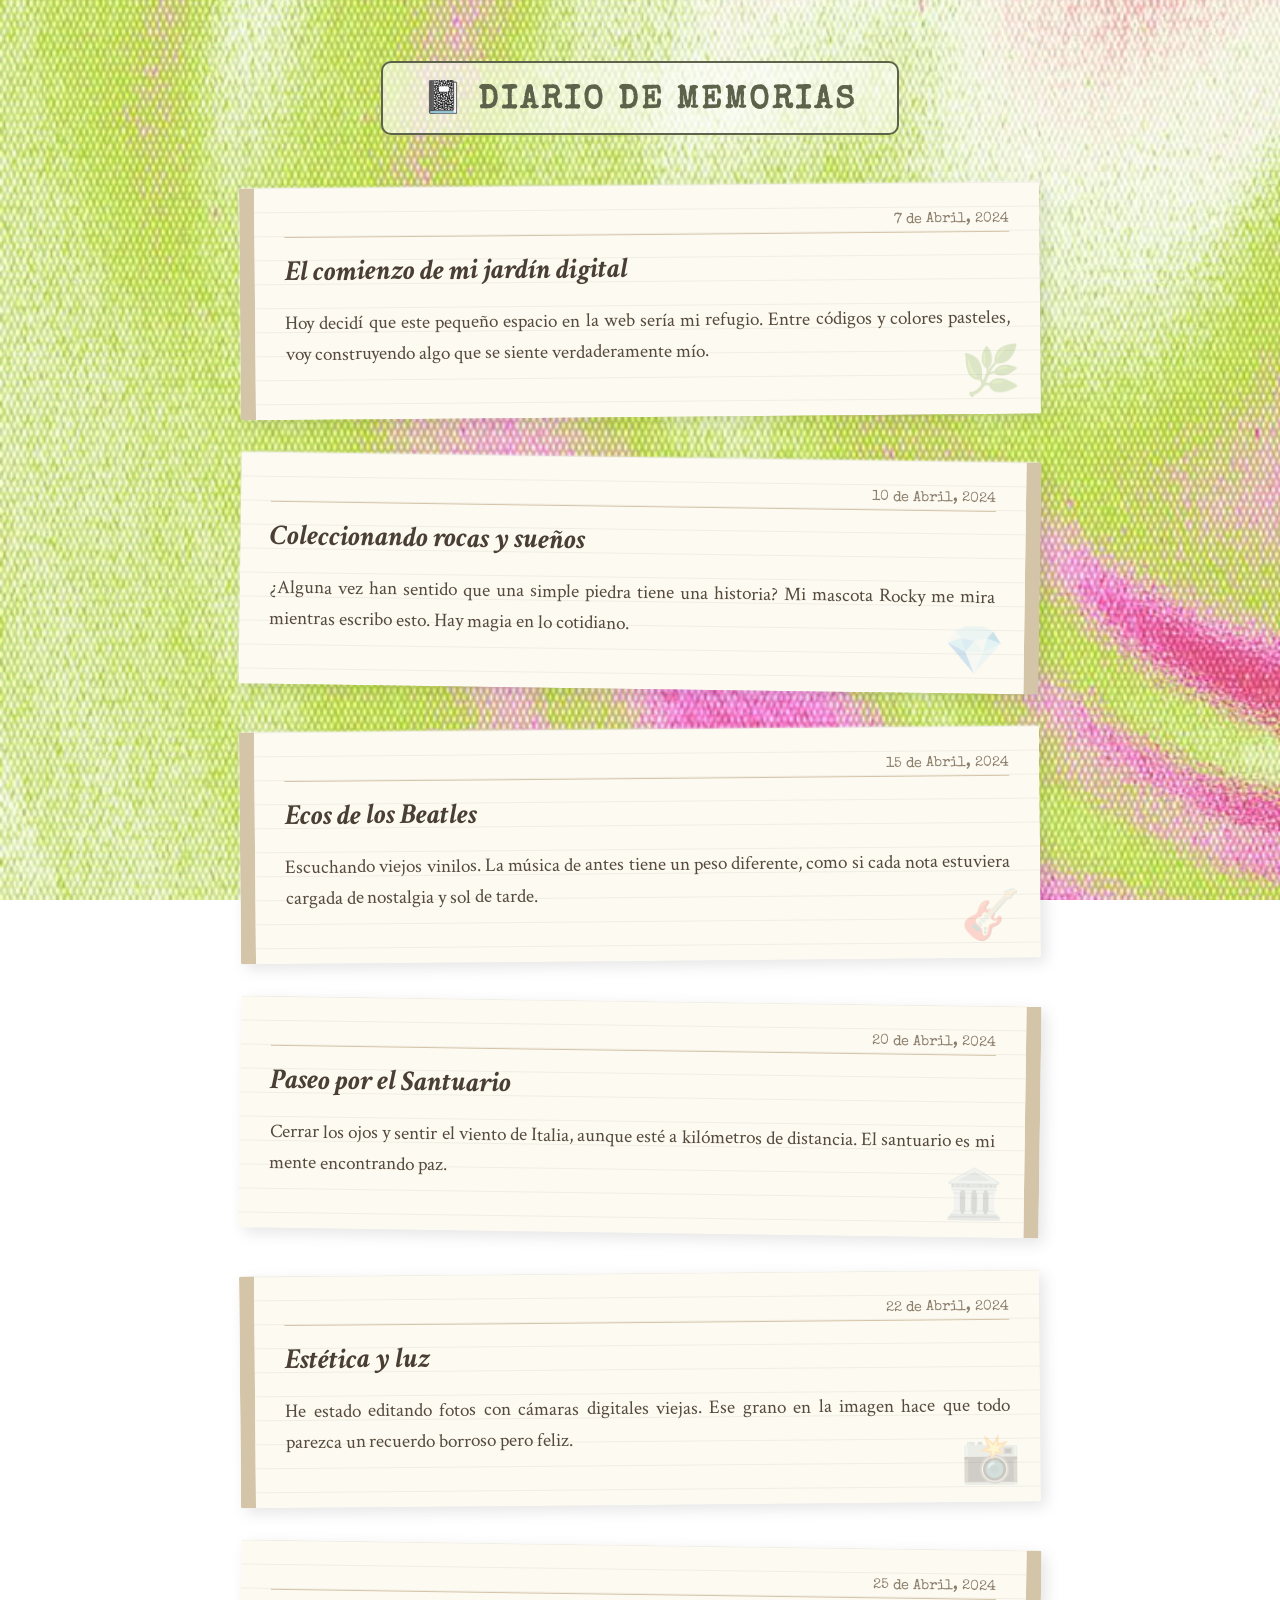
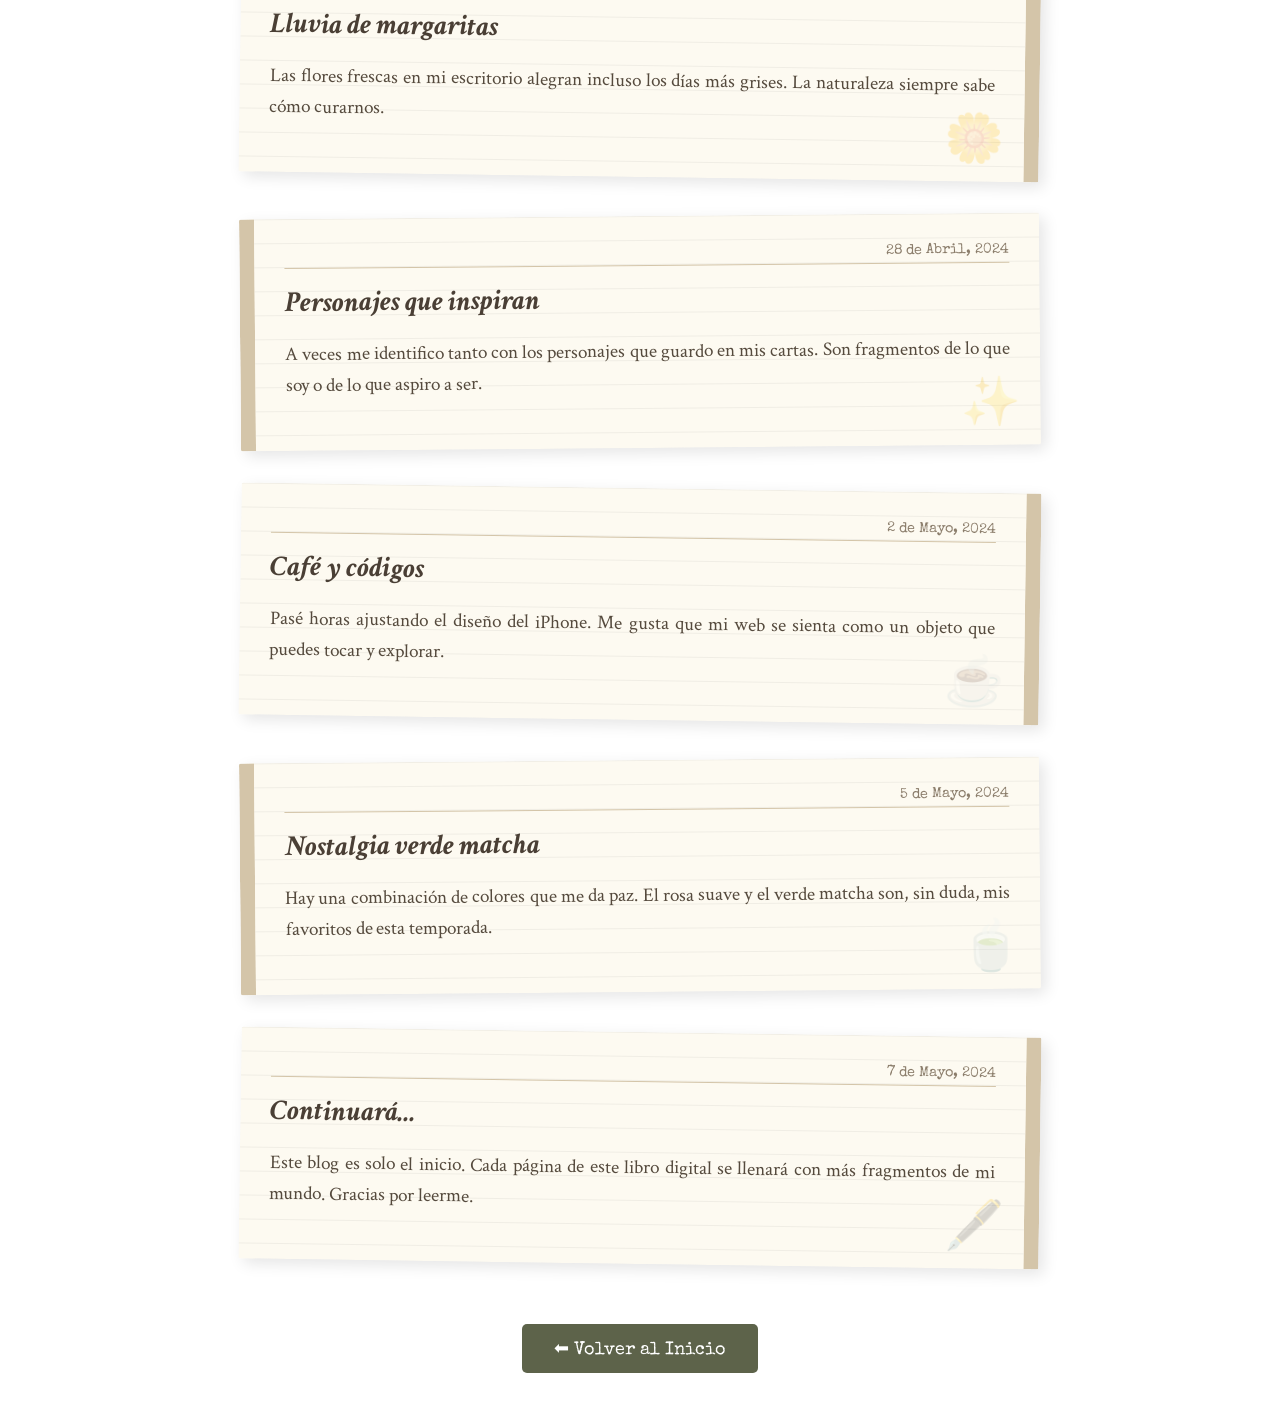
<file: blog.html>
<!DOCTYPE html>
<html lang="es">

<head>
    <meta charset="UTF-8">
    <meta name="viewport" content="width=device-width, initial-scale=1.0">
    <title>Mi Blog Vintage ♡</title>
    <style>
        @import url('https://fonts.googleapis.com/css2?family=Special+Elite&family=Crimson+Text:ital,wght@0,400;0,700;1,400&display=swap');

        /* Fondo con la imagen de degradado Lime and Pink */
        body {
            background-image: url('Lime and Pink Gradient Wallpaper.jpg');
            background-size: cover;
            background-attachment: fixed;
            background-position: center;
            font-family: 'Crimson Text', serif;
            margin: 0;
            padding: 40px 20px;
            display: flex;
            flex-direction: column;
            align-items: center;
        }

        h1 {
            font-family: 'Special Elite', cursive;
            color: #5d634a;
            background-color: rgba(255, 255, 255, 0.6);
            padding: 15px 40px;
            border-radius: 10px;
            border: 2px solid #5d634a;
            margin-bottom: 50px;
            text-transform: uppercase;
            letter-spacing: 3px;
        }

        /* Contenedor del Blog */
        .blog-container {
            max-width: 800px;
            width: 100%;
            display: flex;
            flex-direction: column;
            gap: 40px;
        }

        /* Estilo de Nota de Libro Antiguo */
        .blog-entry {
            background-color: #fdfaf1;
            /* Color papel antiguo */
            background-image: linear-gradient(rgba(0, 0, 0, 0.05) 1px, transparent 1px);
            background-size: 100% 1.5em;
            /* Rayado sutil */
            padding: 30px;
            border-radius: 2px;
            box-shadow: 5px 5px 15px rgba(0, 0, 0, 0.1),
                -1px -1px 2px rgba(255, 255, 255, 0.5);
            border-left: 15px solid #d4c5a9;
            /* Simula el lomo del libro */
            position: relative;
            transform: rotate(-0.5deg);
            transition: transform 0.3s;
        }

        .blog-entry:nth-child(even) {
            transform: rotate(0.8deg);
            border-left: none;
            border-right: 15px solid #d4c5a9;
        }

        .blog-entry:hover {
            transform: rotate(0deg) scale(1.02);
        }

        .entry-date {
            font-family: 'Special Elite', cursive;
            font-size: 0.9rem;
            color: #8b7d6b;
            text-align: right;
            border-bottom: 1px solid #d4c5a9;
            margin-bottom: 15px;
            padding-bottom: 5px;
        }

        .entry-title {
            font-size: 1.8rem;
            color: #4a3f35;
            margin: 0 0 15px 0;
            font-weight: bold;
            font-style: italic;
        }

        .entry-content {
            font-size: 1.2rem;
            line-height: 1.6;
            color: #554a3d;
            text-align: justify;
        }

        /* Decoración tipo sello o mancha */
        .entry-stamp {
            position: absolute;
            bottom: 10px;
            right: 20px;
            opacity: 0.2;
            font-size: 3rem;
            pointer-events: none;
        }

        .back-link {
            margin-top: 60px;
            background-color: #5d634a;
            color: white;
            padding: 12px 30px;
            border-radius: 5px;
            text-decoration: none;
            font-family: 'Special Elite', cursive;
            font-size: 1.1rem;
            transition: 0.3s;
            border: 2px solid transparent;
        }

        .back-link:hover {
            background-color: transparent;
            color: #5d634a;
            border: 2px solid #5d634a;
        }
    </style>
</head>

<body>

    <h1>📓 Diario de Memorias</h1>

    <div class="blog-container">

        <!-- Entrada 1 -->
        <article class="blog-entry">
            <div class="entry-date">7 de Abril, 2024</div>
            <h2 class="entry-title">El comienzo de mi jardín digital</h2>
            <p class="entry-content">Hoy decidí que este pequeño espacio en la web sería mi refugio. Entre códigos y
                colores pasteles, voy construyendo algo que se siente verdaderamente mío.</p>
            <div class="entry-stamp">🌿</div>
        </article>

        <!-- Entrada 2 -->
        <article class="blog-entry">
            <div class="entry-date">10 de Abril, 2024</div>
            <h2 class="entry-title">Coleccionando rocas y sueños</h2>
            <p class="entry-content">¿Alguna vez han sentido que una simple piedra tiene una historia? Mi mascota Rocky
                me mira mientras escribo esto. Hay magia en lo cotidiano.</p>
            <div class="entry-stamp">💎</div>
        </article>

        <!-- Entrada 3 -->
        <article class="blog-entry">
            <div class="entry-date">15 de Abril, 2024</div>
            <h2 class="entry-title">Ecos de los Beatles</h2>
            <p class="entry-content">Escuchando viejos vinilos. La música de antes tiene un peso diferente, como si cada
                nota estuviera cargada de nostalgia y sol de tarde.</p>
            <div class="entry-stamp">🎸</div>
        </article>

        <!-- Entrada 4 -->
        <article class="blog-entry">
            <div class="entry-date">20 de Abril, 2024</div>
            <h2 class="entry-title">Paseo por el Santuario</h2>
            <p class="entry-content">Cerrar los ojos y sentir el viento de Italia, aunque esté a kilómetros de
                distancia. El santuario es mi mente encontrando paz.</p>
            <div class="entry-stamp">🏛️</div>
        </article>

        <!-- Entrada 5 -->
        <article class="blog-entry">
            <div class="entry-date">22 de Abril, 2024</div>
            <h2 class="entry-title">Estética y luz</h2>
            <p class="entry-content">He estado editando fotos con cámaras digitales viejas. Ese grano en la imagen hace
                que todo parezca un recuerdo borroso pero feliz.</p>
            <div class="entry-stamp">📸</div>
        </article>

        <!-- Entrada 6 -->
        <article class="blog-entry">
            <div class="entry-date">25 de Abril, 2024</div>
            <h2 class="entry-title">Lluvia de margaritas</h2>
            <p class="entry-content">Las flores frescas en mi escritorio alegran incluso los días más grises. La
                naturaleza siempre sabe cómo curarnos.</p>
            <div class="entry-stamp">🌼</div>
        </article>

        <!-- Entrada 7 -->
        <article class="blog-entry">
            <div class="entry-date">28 de Abril, 2024</div>
            <h2 class="entry-title">Personajes que inspiran</h2>
            <p class="entry-content">A veces me identifico tanto con los personajes que guardo en mis cartas. Son
                fragmentos de lo que soy o de lo que aspiro a ser.</p>
            <div class="entry-stamp">✨</div>
        </article>

        <!-- Entrada 8 -->
        <article class="blog-entry">
            <div class="entry-date">2 de Mayo, 2024</div>
            <h2 class="entry-title">Café y códigos</h2>
            <p class="entry-content">Pasé horas ajustando el diseño del iPhone. Me gusta que mi web se sienta como un
                objeto que puedes tocar y explorar.</p>
            <div class="entry-stamp">☕</div>
        </article>

        <!-- Entrada 9 -->
        <article class="blog-entry">
            <div class="entry-date">5 de Mayo, 2024</div>
            <h2 class="entry-title">Nostalgia verde matcha</h2>
            <p class="entry-content">Hay una combinación de colores que me da paz. El rosa suave y el verde matcha son,
                sin duda, mis favoritos de esta temporada.</p>
            <div class="entry-stamp">🍵</div>
        </article>

        <!-- Entrada 10 -->
        <article class="blog-entry">
            <div class="entry-date">7 de Mayo, 2024</div>
            <h2 class="entry-title">Continuará...</h2>
            <p class="entry-content">Este blog es solo el inicio. Cada página de este libro digital se llenará con más
                fragmentos de mi mundo. Gracias por leerme.</p>
            <div class="entry-stamp">🖋️</div>
        </article>

    </div>

    <a href="index.html" class="back-link">⬅ Volver al Inicio</a>

</body>

</html>
</file>
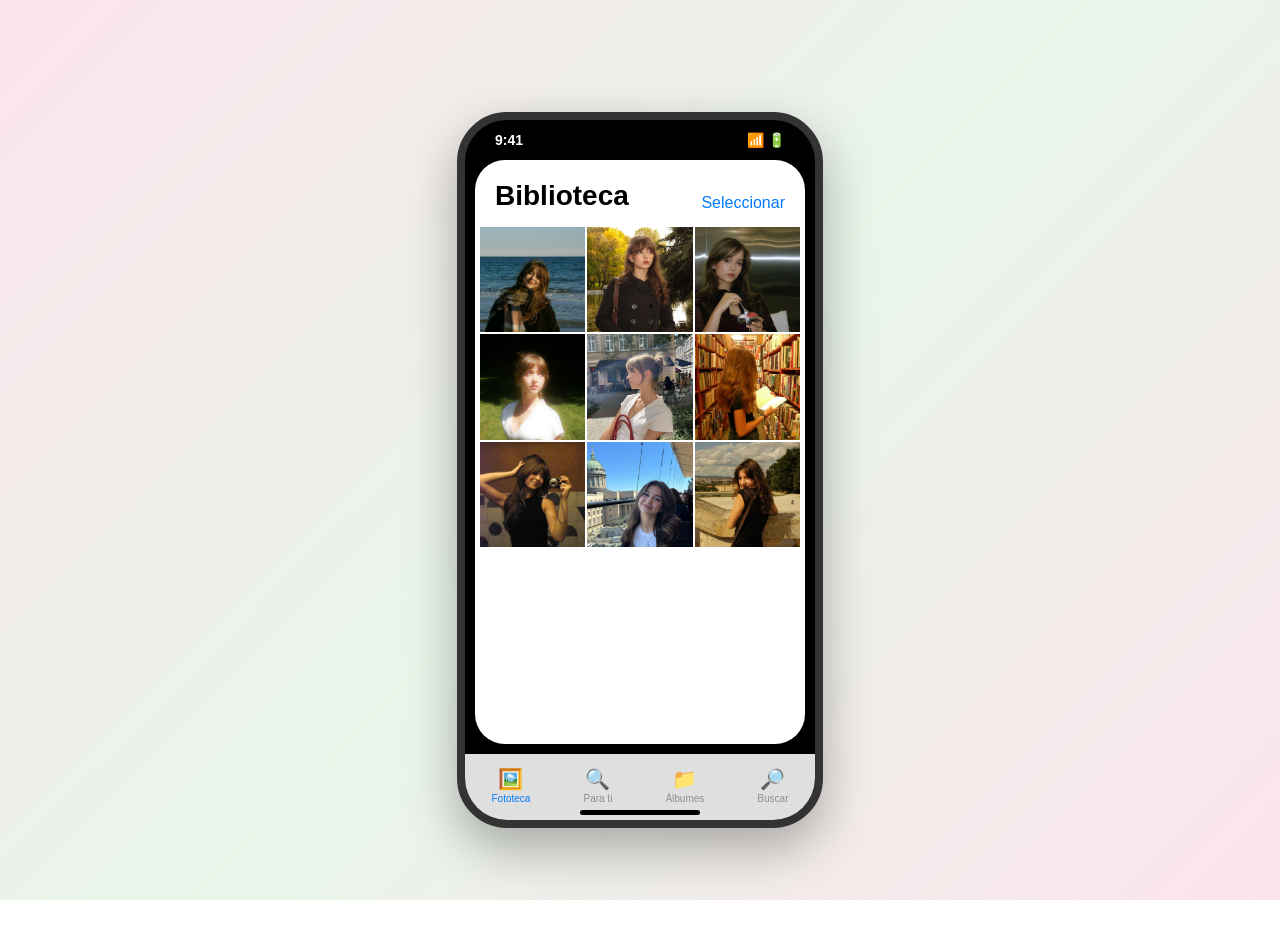
<file: galeria.html>
<!DOCTYPE html>
<html lang="es">

<head>
    <meta charset="UTF-8">
    <meta name="viewport" content="width=device-width, initial-scale=1.0">
    <title>Mi Galería iPhone ♡</title>
    <style>
        /* Fondo con degradado suave Rosita y Verde Matcha */
        body {
            background: linear-gradient(135deg, #fce4ec 0%, #e8f5e9 50%, #fce4ec 100%);
            background-attachment: fixed;
            margin: 0;
            padding: 20px;
            font-family: -apple-system, BlinkMacSystemFont, "Segoe UI", Roboto, Helvetica, Arial, sans-serif;
            display: flex;
            justify-content: center;
            align-items: center;
            min-height: 100vh;
        }

        /* Contenedor estilo iPhone */
        .iphone-frame {
            background-color: #000;
            width: 350px;
            height: 700px;
            border-radius: 50px;
            border: 8px solid #333;
            box-shadow: 0 20px 50px rgba(0, 0, 0, 0.3);
            position: relative;
            overflow: hidden;
            display: flex;
            flex-direction: column;
        }

        /* Barra de estado superior */
        .status-bar {
            height: 40px;
            padding: 0 30px;
            display: flex;
            justify-content: space-between;
            align-items: center;
            color: white;
            font-size: 14px;
            font-weight: bold;
            z-index: 10;
        }

        /* Contenido de la Galería */
        .gallery-content {
            flex: 1;
            background-color: white;
            margin: 0 10px 10px 10px;
            border-radius: 30px;
            overflow-y: auto;
            display: flex;
            flex-direction: column;
        }

        .gallery-header {
            padding: 20px 20px 10px 20px;
            display: flex;
            justify-content: space-between;
            align-items: flex-end;
        }

        .gallery-header h1 {
            margin: 0;
            font-size: 28px;
            font-weight: 800;
            color: #000;
        }

        .gallery-header span {
            color: #007aff;
            font-weight: 500;
            cursor: pointer;
        }

        /* Cuadrícula de fotos optimizada para ver todas */
        .photo-grid {
            display: grid;
            grid-template-columns: repeat(3, 1fr);
            gap: 2px;
            padding: 5px;
        }

        .photo-item {
            aspect-ratio: 1 / 1;
            overflow: hidden;
            cursor: pointer;
            transition: opacity 0.2s;
            background-color: #f0f0f0;
            /* Fondo por si tarda en cargar */
        }

        .photo-item:hover {
            opacity: 0.8;
        }

        .photo-item img {
            width: 100%;
            height: 100%;
            object-fit: cover;
            /* Mantiene la cuadrícula uniforme */
            display: block;
        }

        /* Barra de navegación inferior (Tabs) */
        .tab-bar {
            height: 60px;
            background-color: rgba(248, 248, 248, 0.9);
            border-top: 1px solid #ddd;
            display: flex;
            justify-content: space-around;
            align-items: center;
            padding-bottom: 5px;
        }

        .tab-item {
            display: flex;
            flex-direction: column;
            align-items: center;
            color: #8e8e93;
            font-size: 10px;
        }

        .tab-item.active {
            color: #007aff;
        }

        .tab-icon {
            font-size: 20px;
            margin-bottom: 2px;
        }

        /* Botón volver */
        .home-button {
            position: absolute;
            bottom: 5px;
            left: 50%;
            transform: translateX(-50%);
            width: 120px;
            height: 5px;
            background-color: #000;
            border-radius: 10px;
        }

        /* Personalización del scroll */
        .gallery-content::-webkit-scrollbar {
            width: 0px;
        }

        .back-btn {
            position: absolute;
            top: -50px;
            color: #555;
            text-decoration: none;
            font-weight: bold;
            background: white;
            padding: 8px 20px;
            border-radius: 20px;
            box-shadow: 0 4px 10px rgba(0, 0, 0, 0.1);
            transition: 0.3s;
        }

        .back-btn:hover {
            background: #fce4ec;
        }
    </style>
</head>

<body>

    <a href="index.html" class="back-btn">⬅ Regresar al Inicio</a>

    <div class="iphone-frame">
        <div class="status-bar">
            <span>9:41</span>
            <span>📶 🔋</span>
        </div>

        <div class="gallery-content">
            <div class="gallery-header">
                <h1>Biblioteca</h1>
                <span>Seleccionar</span>
            </div>

            <div class="photo-grid">
                <!-- Foto 1 -->
                <div class="photo-item">
                    <img src="mali core.jpg" alt="Mali Core">
                </div>
                <!-- Foto 2 -->
                <div class="photo-item">
                    <img src="canon.jpg"
                        alt="Cámara Canon">
                </div>
                <!-- Foto 3 -->
                <div class="photo-item">
                    <img src="camara.jpg" alt="Cámara Olympus">
                </div>
                <!-- Foto 4 -->
                <div class="photo-item">
                    <img src="olinpus.jpg"
                        alt="Cámara Olympus Vintage">
                </div>
                <!-- Foto 5 -->
                <div class="photo-item">
                    <img src="ig.jpg"
                        alt="Estética Coquette">
                </div>
                <!-- Foto 6 -->
                <div class="photo-item">
                    <img src="cassie hobbes.jpg" alt="Cassie Hobbes">
                </div>
                <!-- Foto 7 -->
                <div class="photo-item">
                    <img src="htht.png" alt="Diseño htht">
                </div>
                <!-- Foto 8 -->
                <div class="photo-item">
                    <img src="isabell.png" alt="Isabell">
                </div>
                <!-- Foto 9 -->
                <div class="photo-item">
                    <img src="╰┈➤ beatles girl _ beatles _ aesthetic _ music.jpg" alt="Chica Beatles">
                </div>
            </div>
        </div>

        <div class="tab-bar">
            <div class="tab-item active">
                <span class="tab-icon">🖼️</span>
                <span>Fototeca</span>
            </div>
            <div class="tab-item">
                <span class="tab-icon">🔍</span>
                <span>Para ti</span>
            </div>
            <div class="tab-item">
                <span class="tab-icon">📁</span>
                <span>Álbumes</span>
            </div>
            <div class="tab-item">
                <span class="tab-icon">🔎</span>
                <span>Buscar</span>
            </div>
        </div>
        <div class="home-button"></div>
    </div>

</body>

</html>
</file>
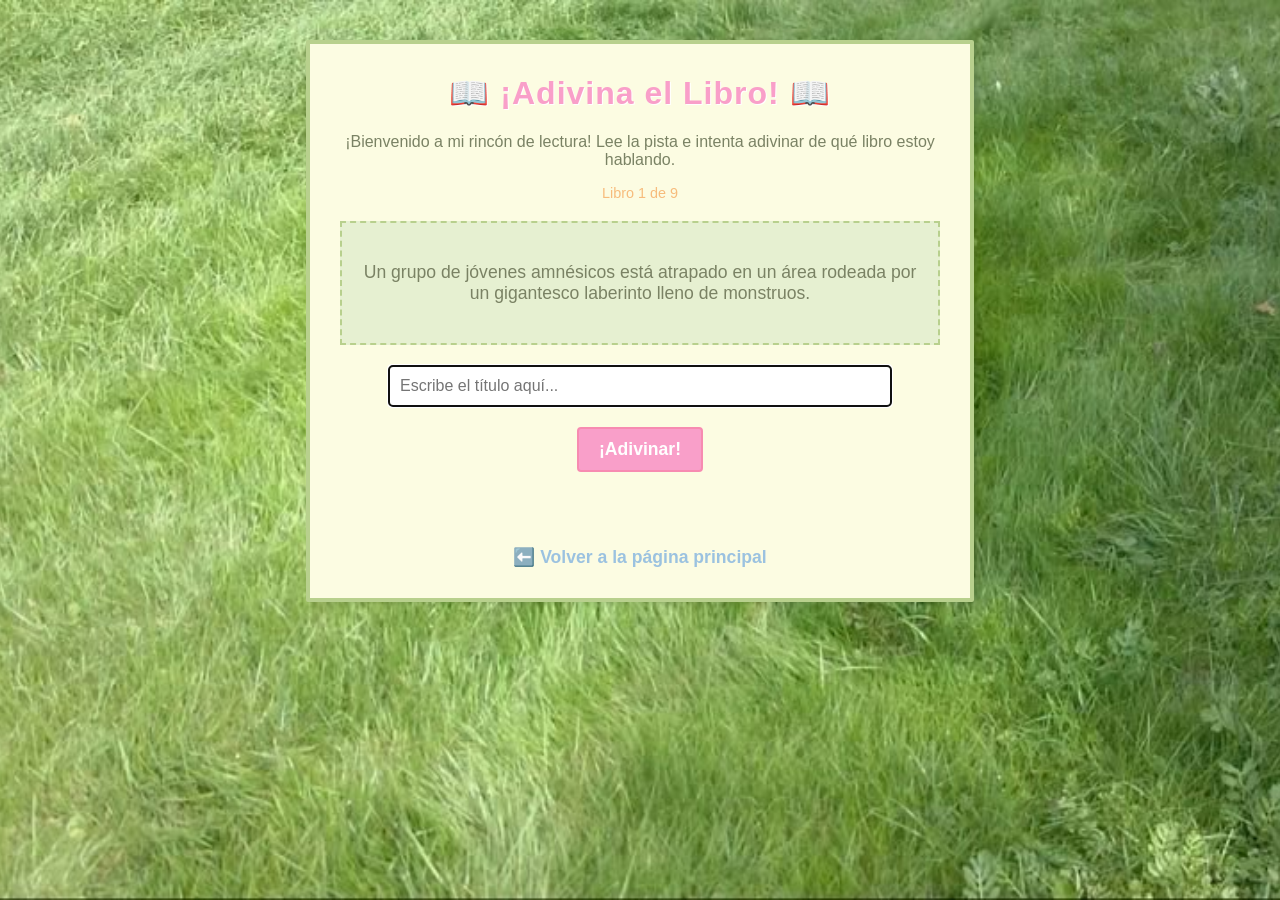
<file: guestbook.html>
<!DOCTYPE html>
<html lang="es">
<head>
    <meta charset="UTF-8">
    <meta name="viewport" content="width=device-width, initial-scale=1.0">
    <title>Guestbook - Juego de Libros ♡</title>
    <style>
        /* Mantenemos el estilo estético de tu página principal */
        body {
            background-image: url('◌ 🖇️ ⊹ ⁺ 🐇⋅ִֹ𓂋 ᰔᩚ.jpg');
            background-size: cover;
            background-attachment: fixed;
            background-position: center;
            font-family: 'Comic Sans MS', 'Chalkboard SE', sans-serif;
            color: #7a8264;
            margin: 0;
            padding: 40px 20px;
            display: flex;
            justify-content: center;
        }

        .game-box {
            background-color: #fcfce2;
            border: 4px solid #b8d08d;
            padding: 30px;
            border-radius: 2px;
            box-shadow: 2px 2px 5px rgba(0,0,0,0.1);
            max-width: 600px;
            width: 100%;
            text-align: center;
        }

        h1 {
            color: #f99fc9;
            text-shadow: 1px 1px 0px #fff;
            margin-top: 0;
            font-size: 2rem;
            letter-spacing: 1px;
        }

        .clue-container {
            background-color: #e6f0d1;
            border: 2px dashed #b8d08d;
            padding: 20px;
            margin: 20px 0;
            font-size: 1.1rem;
            min-height: 80px;
            display: flex;
            align-items: center;
            justify-content: center;
        }

        input[type="text"] {
            padding: 10px;
            width: 80%;
            border: 2px solid #b8d08d;
            border-radius: 4px;
            font-family: 'Comic Sans MS', sans-serif;
            font-size: 1rem;
            color: #7a8264;
            margin-bottom: 15px;
            background-color: #fff;
        }

        button {
            background-color: #f99fc9;
            color: white;
            border: 2px solid #f78bb1;
            padding: 10px 20px;
            font-family: 'Comic Sans MS', sans-serif;
            font-size: 1.1rem;
            font-weight: bold;
            border-radius: 4px;
            cursor: pointer;
            transition: transform 0.1s;
            margin: 5px;
        }

        button:hover {
            background-color: #f78bb1;
        }

        button:active {
            transform: scale(0.95);
        }

        #feedback {
            font-weight: bold;
            font-size: 1.2rem;
            margin-top: 15px;
            min-height: 25px;
        }

        .back-link {
            display: inline-block;
            margin-top: 30px;
            text-decoration: none;
            color: #9bc2e0;
            font-weight: bold;
            font-size: 1.1rem;
        }
        .back-link:hover {
            color: #7aa5c7;
        }
        
        .progress {
            font-size: 0.9rem;
            color: #f7bc7c;
            margin-bottom: 10px;
        }
    </style>
</head>
<body>

    <div class="game-box">
        <h1>📖 ¡Adivina el Libro! 📖</h1>
        <p>¡Bienvenido a mi rincón de lectura! Lee la pista e intenta adivinar de qué libro estoy hablando.</p>
        
        <div class="progress" id="progressText">Libro 1 de 9</div>
        
        <div class="clue-container" id="clueText">
            </div>

        <input type="text" id="answerInput" placeholder="Escribe el título aquí..." autocomplete="off">
        <br>
        <button onclick="checkAnswer()">¡Adivinar!</button>
        <button onclick="nextBook()" id="nextBtn" style="display:none; background-color: #9be09b; border-color: #7ac47a;">Siguiente Libro ➡️</button>

        <div id="feedback"></div>

        <a href="index.html" class="back-link">⬅️ Volver a la página principal</a>
    </div>

    <script>
        // Lista de libros y sus pistas
        const books = [
            { clue: "Un grupo de jóvenes amnésicos está atrapado en un área rodeada por un gigantesco laberinto lleno de monstruos.", answer: "maze runner" },
            { clue: "Un aviador se estrella en el desierto y conoce a un niño de otro planeta que le enseña que 'lo esencial es invisible a los ojos'.", answer: "el principito" },
            { clue: "Un chico con dislexia descubre que en realidad es el hijo de Poseidón y es enviado al Campamento Mestizo.", answer: "percy jackson" },
            { clue: "Una mañana, Gregorio Samsa se despierta y descubre que se ha transformado en un insecto gigante.", answer: "la metamorfosis" },
            { clue: "Hazel y Gus, dos adolescentes que se conocen en un grupo de apoyo, se enamoran y viajan a Ámsterdam para conocer a un autor.", answer: "bajo la misma estrella" },
            { clue: "El niño que sobrevivió. Tiene una cicatriz en forma de rayo y recibe una carta para ir a Hogwarts.", answer: "harry potter" },
            { clue: "Recopilación de relatos de terror y misterio escritos por un autor estadounidense. Incluye obras como 'El gato negro' o 'El corazón delator'.", answer: "cuentos de edgar allan poe" },
            { clue: "Clary Fray descubre en Nueva York un mundo oculto de ángeles, demonios y vampiros con tatuajes mágicos llamados runas.", answer: "cazadores de sombras" },
            { clue: "Famoso libro de parábolas, anécdotas y reflexiones sobre liderazgo que nos enseña a no buscar excusas.", answer: "la culpa es de la vaca" }
        ];

        let currentIndex = 0;

        const clueElement = document.getElementById('clueText');
        const inputElement = document.getElementById('answerInput');
        const feedbackElement = document.getElementById('feedback');
        const nextBtn = document.getElementById('nextBtn');
        const progressElement = document.getElementById('progressText');

        // Función para normalizar texto (quitar acentos y poner en minúsculas)
        function normalizeText(text) {
            return text.toLowerCase()
                       .normalize("NFD")
                       .replace(/[\u0300-\u036f]/g, "")
                       .trim();
        }

        // Cargar la primera pista
        function loadClue() {
            clueElement.textContent = books[currentIndex].clue;
            inputElement.value = '';
            feedbackElement.textContent = '';
            nextBtn.style.display = 'none';
            progressElement.textContent = `Libro ${currentIndex + 1} de ${books.length}`;
            inputElement.focus();
        }

        // Comprobar la respuesta
        function checkAnswer() {
            const userAnswer = normalizeText(inputElement.value);
            const correctAnswer = normalizeText(books[currentIndex].answer);

            // Verificamos si la respuesta del usuario está incluida en la correcta para ser amigables con errores de tipeo
            if (userAnswer === correctAnswer || (userAnswer.length > 4 && correctAnswer.includes(userAnswer))) {
                feedbackElement.style.color = "#9be09b"; // Verde
                feedbackElement.textContent = "¡CORRECTO! ✨ El libro es: " + books[currentIndex].answer.toUpperCase();
                nextBtn.style.display = "inline-block";
            } else {
                feedbackElement.style.color = "#f99fc9"; // Rosa/Rojo
                feedbackElement.textContent = "Mmm... esa no es. ¡Inténtalo de nuevo! 💭";
            }
        }

        // Pasar al siguiente libro
        function nextBook() {
            currentIndex++;
            if (currentIndex < books.length) {
                loadClue();
            } else {
                clueElement.innerHTML = "<strong>¡Felicidades! 🎉 Has adivinado todos los libros.</strong>";
                inputElement.style.display = 'none';
                document.querySelector('button[onclick="checkAnswer()"]').style.display = 'none';
                nextBtn.style.display = 'none';
                feedbackElement.textContent = "¡Eres un experto lector!";
                feedbackElement.style.color = "#f7bc7c";
            }
        }

        // Permitir usar la tecla Enter para responder
        inputElement.addEventListener("keypress", function(event) {
            if (event.key === "Enter") {
                event.preventDefault();
                if (nextBtn.style.display === "inline-block") {
                    nextBook();
                } else {
                    checkAnswer();
                }
            }
        });

        // Iniciar el juego
        loadClue();
    </script>
</body>
</html>
</file>
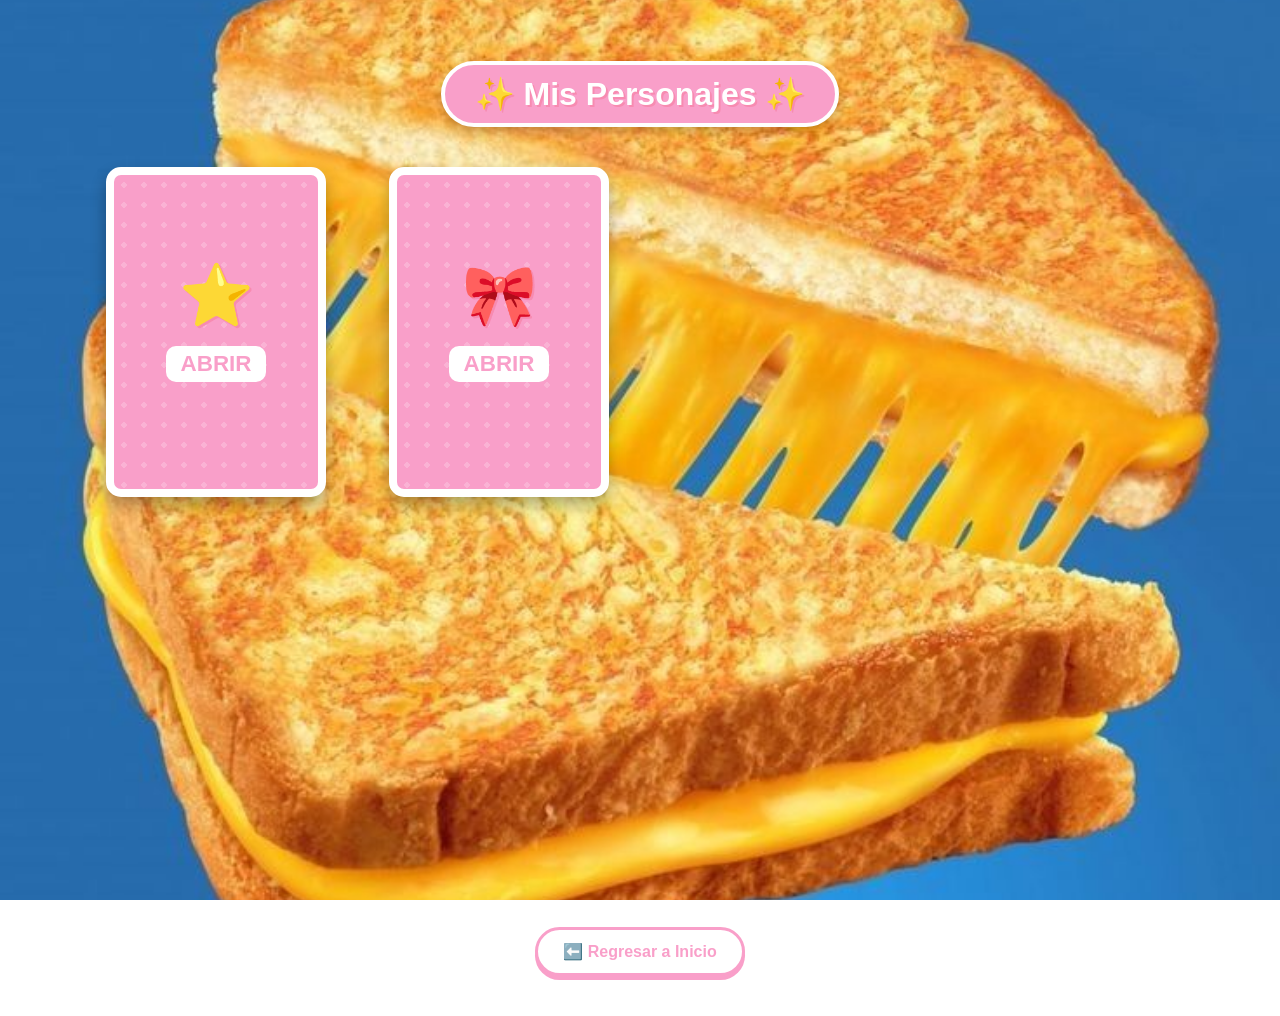
<file: personajes.html>
<!DOCTYPE html>
<html lang="es">

<head>
    <meta charset="UTF-8">
    <meta name="viewport" content="width=device-width, initial-scale=1.0">
    <title>Mis Personajes Favoritos ♡</title>
    <style>
        /* Fondo con la imagen de estrellas azules */
        body {
            background-image: url('★ 2.jpg');
            background-size: cover;
            background-attachment: fixed;
            background-position: center;
            font-family: 'Comic Sans MS', 'Chalkboard SE', sans-serif;
            margin: 0;
            padding: 40px 20px;
            display: flex;
            flex-direction: column;
            align-items: center;
        }

        h1 {
            color: #fff;
            background-color: #f99fc9;
            padding: 10px 30px;
            border-radius: 50px;
            border: 4px solid #fff;
            box-shadow: 0 4px 10px rgba(0, 0, 0, 0.2);
            text-shadow: 2px 2px 0px #f78bb1;
            margin-bottom: 40px;
        }

        /* Contenedor de las tarjetas */
        .characters-grid {
            display: grid;
            grid-template-columns: repeat(auto-fit, minmax(220px, 1fr));
            gap: 30px;
            max-width: 1100px;
            width: 100%;
            justify-items: center;
        }

        /* Estructura de la carta para el giro */
        .card {
            background-color: transparent;
            width: 220px;
            height: 330px;
            perspective: 1000px;
            cursor: pointer;
            margin-bottom: 10px;
        }

        .card-inner {
            position: relative;
            width: 100%;
            height: 100%;
            text-align: center;
            transition: transform 0.8s;
            transform-style: preserve-3d;
        }

        /* Giro de la carta */
        .card.flipped .card-inner {
            transform: rotateY(180deg);
        }

        .card-front,
        .card-back {
            position: absolute;
            width: 100%;
            height: 100%;
            -webkit-backface-visibility: hidden;
            backface-visibility: hidden;
            border-radius: 15px;
            border: 8px solid #fff;
            /* Borde grueso estilo carta */
            box-shadow: 0 8px 15px rgba(0, 0, 0, 0.3);
            display: flex;
            flex-direction: column;
            align-items: center;
            box-sizing: border-box;
        }

        /* Parte frontal: Carta Rosa */
        .card-front {
            background-color: #f99fc9;
            color: white;
            justify-content: center;
            background-image: radial-gradient(#ffffff33 20%, transparent 20%);
            background-size: 20px 20px;
            /* Textura de puntitos */
        }

        .card-front .star-icon {
            font-size: 60px;
            filter: drop-shadow(2px 2px 0px #f78bb1);
        }

        .card-front p {
            font-weight: bold;
            font-size: 1.4rem;
            text-transform: uppercase;
            margin-top: 15px;
            background: white;
            color: #f99fc9;
            padding: 5px 15px;
            border-radius: 10px;
        }

        /* Parte trasera: Contenido de la carta */
        .card-back {
            background-color: #fcfce2;
            color: #7a8264;
            transform: rotateY(180deg);
            padding: 15px;
            justify-content: space-between;
        }

        .card-back img {
            width: 100%;
            height: 160px;
            object-fit: cover;
            border-radius: 8px;
            border: 3px solid #f99fc9;
        }

        .card-back .info {
            flex-grow: 1;
            display: flex;
            flex-direction: column;
            justify-content: center;
        }

        .card-back h2 {
            font-size: 1.1rem;
            margin: 10px 0 5px 0;
            color: #f78bb1;
            border-bottom: 2px dashed #f99fc9;
            padding-bottom: 5px;
        }

        .card-back p {
            font-size: 0.8rem;
            margin: 0;
            line-height: 1.3;
            font-style: italic;
        }

        .back-link {
            margin-top: 50px;
            background-color: #fff;
            color: #f99fc9;
            padding: 12px 25px;
            border-radius: 25px;
            text-decoration: none;
            font-weight: bold;
            border: 3px solid #f99fc9;
            transition: 0.3s;
            box-shadow: 0 4px 0px #f99fc9;
        }

        .back-link:hover {
            transform: translateY(2px);
            box-shadow: 0 2px 0px #f99fc9;
        }
    </style>
</head>

<body>

    <h1>✨ Mis Personajes ✨</h1>

    <div class="characters-grid">

        <!-- Personaje 1: Panic -->
        <div class="card" onclick="this.classList.toggle('flipped')">
            <div class="card-inner">
                <div class="card-front">
                    <div class="star-icon">⭐</div>
                    <p>Abrir</p>
                </div>
                <div class="card-back">
                    <img src="Panic.jpg" alt="Panic">
                    <div class="info">
                        <h2>Panic</h2>
                        <p>"Uno de mis personajes favoritos con mucha personalidad. ¡Me encanta su diseño!"</p>
                    </div>
                </div>
            </div>
        </div>

        <!-- Personaje 2: Dylan -->
        <div class="card" onclick="this.classList.toggle('flipped')">
            <div class="card-inner">
                <div class="card-front">
                    <div class="star-icon">🎀</div>
                    <p>Abrir</p>
                </div>
                <div class="card-back">
                    <img src="dylan.gif" alt="Dylan">
                    <div class="info">
                        <h2>Dylan</h2>
                        <p>"Amo este gif, tiene toda la energía que me gusta para mi web."</p>
                    </div>
                </div>
            </div>
        </div>

        <!-- Personaje 3: Walker Scobell -->
        <div class="card" onclick="this.classList.toggle('flipped')">
            <div class="card-inner">
                <div class="card-front">
                    <div class="star-icon">⭐</div>
                    <p>Abrir</p>
                </div>
                <div class="card-back">
                    <img src="walker scobell(2).jpg" alt="Walker Scobell">
                    <div class="info">
                        <h2>Walker</h2>
                        <p>"Interpretando a Percy Jackson, un personaje que no podía faltar aquí."</p>
                    </div>
                </div>
            </div>
        </div>

        <!-- Personaje 4: Joe -->
        <div class="card" onclick="this.classList.toggle('flipped')">
            <div class="card-inner">
                <div class="card-front">
                    <div class="star-icon">🎀</div>
                    <p>Abrir</p>
                </div>
                <div class="card-back">
                    <img src="joee.gif" alt="Joe">
                    <div class="info">
                        <h2>Joe</h2>
                        <p>"Otro de los favoritos de la lista con una estética genial."</p>
                    </div>
                </div>
            </div>
        </div>

        <!-- Personaje 5: Invincible -->
        <div class="card" onclick="this.classList.toggle('flipped')">
            <div class="card-inner">
                <div class="card-front">
                    <div class="star-icon">⭐</div>
                    <p>Abrir</p>
                </div>
                <div class="card-back">
                    <img src="♡ Invincible Pfp.jpg" alt="Invincible">
                    <div class="info">
                        <h2>Invincible</h2>
                        <p>"Cerrando la colección con este increíble perfil. ¡Súper cool!"</p>
                    </div>
                </div>
            </div>
        </div>

        <!-- Personaje 6: Challengers Card -->
        <div class="card" onclick="this.classList.toggle('flipped')">
            <div class="card-inner">
                <div class="card-front">
                    <div class="star-icon">🎾</div>
                    <p>Abrir</p>
                </div>
                <div class="card-back">
                    <img src="challengers movie title card _ graphic design.jpg" alt="Challengers Title">
                    <div class="info">
                        <h2>Challengers</h2>
                        <p>"Un diseño gráfico increíble para una película llena de tensión y estilo."</p>
                    </div>
                </div>
            </div>
        </div>

        <!-- Personaje 7: Challengers Poster -->
        <div class="card" onclick="this.classList.toggle('flipped')">
            <div class="card-inner">
                <div class="card-front">
                    <div class="star-icon">🎀</div>
                    <p>Abrir</p>
                </div>
                <div class="card-back">
                    <img src="Challengers art Donaldson movie poster.jpg" alt="Challengers Poster">
                    <div class="info">
                        <h2>The Rivals</h2>
                        <p>"Amo el arte de este poster, los colores capturan perfectamente la vibra de la peli."</p>
                    </div>
                </div>
            </div>
        </div>

        <!-- Personaje 8: Pic -->
        <div class="card" onclick="this.classList.toggle('flipped')">
            <div class="card-inner">
                <div class="card-front">
                    <div class="star-icon">⭐</div>
                    <p>Abrir</p>
                </div>
                <div class="card-back">
                    <img src="pic.jpg" alt="Picture">
                    <div class="info">
                        <h2>Patrick & Art</h2>
                        <p>"Una de las mejores escenas, la estética de esta foto es simplemente perfecta."</p>
                    </div>
                </div>
            </div>
        </div>

    </div>

    <a href="index.html" class="back-link">⬅️ Regresar a Inicio</a>

</body>

</html>
</file>
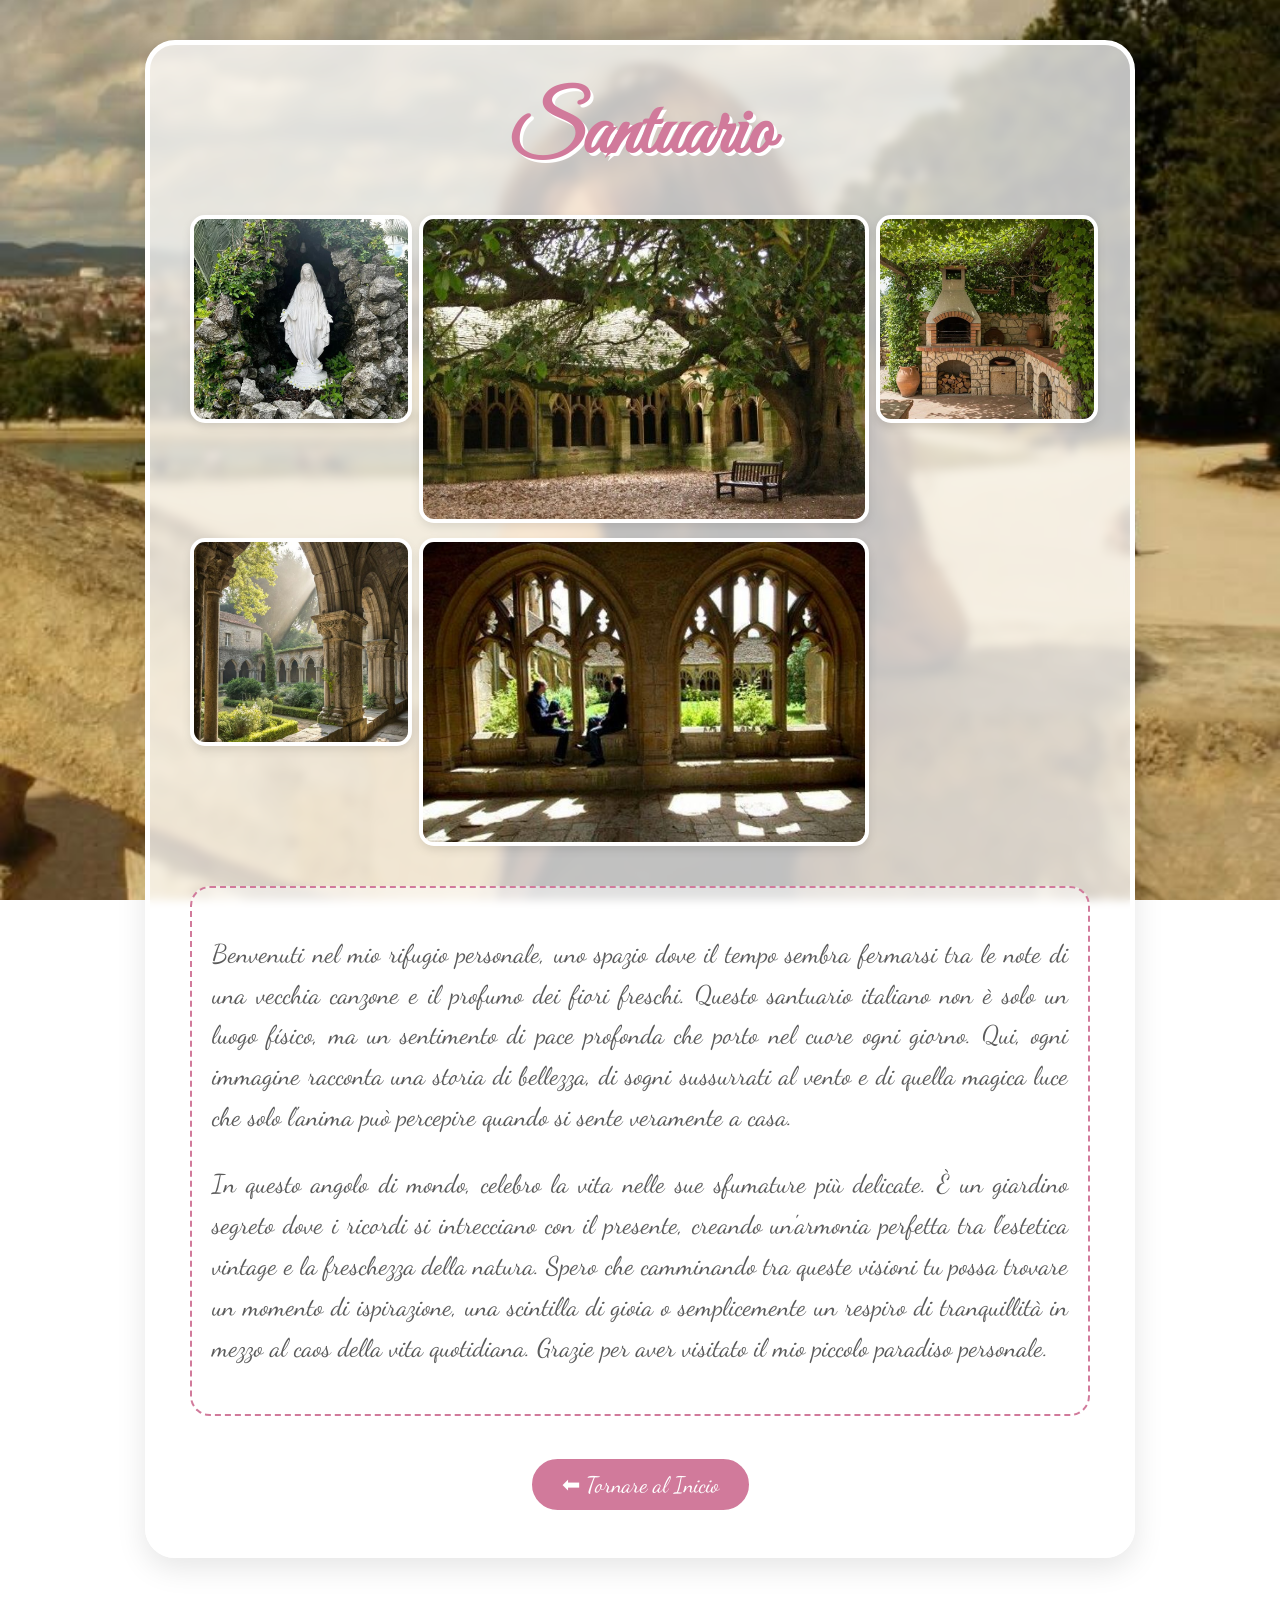
<file: santuario.html>
<!DOCTYPE html>
<html lang="es">

<head>
    <meta charset="UTF-8">
    <meta name="viewport" content="width=device-width, initial-scale=1.0">
    <title>Santuario ♡</title>
    <style>
        @import url('https://fonts.googleapis.com/css2?family=Dancing+Script:wght@600&family=Great+Vibes&display=swap');

        /* Fondo con la imagen 1 (beatles girl) */
        body {
            background-image: url('╰┈➤ beatles girl _ beatles _ aesthetic _ music.jpg');
            background-size: cover;
            background-attachment: fixed;
            background-position: center;
            margin: 0;
            padding: 40px 20px;
            display: flex;
            flex-direction: column;
            align-items: center;
            min-height: 100vh;
        }

        /* Capa de cristal para legibilidad */
        .glass-container {
            background-color: rgba(255, 255, 255, 0.75);
            backdrop-filter: blur(5px);
            border: 5px solid #fff;
            border-radius: 30px;
            max-width: 900px;
            width: 100%;
            padding: 40px;
            box-shadow: 0 10px 30px rgba(0, 0, 0, 0.1);
            text-align: center;
        }

        /* Título en Italiano con letra cursiva linda */
        h1.italian-title {
            font-family: 'Great Vibes', cursive;
            font-size: 5rem;
            color: #d17a9b;
            margin: 0 0 30px 0;
            text-shadow: 3px 3px 0px #fff;
        }

        /* Collage de imágenes */
        .collage {
            display: grid;
            grid-template-columns: repeat(auto-fit, minmax(200px, 1fr));
            gap: 15px;
            margin-bottom: 40px;
        }

        .collage img {
            width: 100%;
            height: 200px;
            object-fit: cover;
            border: 4px solid #fff;
            border-radius: 15px;
            box-shadow: 0 4px 10px rgba(0, 0, 0, 0.1);
            transition: transform 0.3s ease;
        }

        .collage img:hover {
            transform: scale(1.05) rotate(2deg);
            z-index: 10;
        }

        /* Descripción larga en cursiva */
        .description {
            font-family: 'Dancing Script', cursive;
            font-size: 1.6rem;
            line-height: 1.6;
            color: #5a5a5a;
            text-align: justify;
            padding: 20px;
            background-color: rgba(255, 255, 255, 0.5);
            border-radius: 20px;
            border: 2px dashed #d17a9b;
        }

        .back-link {
            margin-top: 40px;
            display: inline-block;
            background-color: #d17a9b;
            color: #fff;
            padding: 12px 30px;
            border-radius: 50px;
            text-decoration: none;
            font-family: 'Dancing Script', cursive;
            font-size: 1.4rem;
            border: 3px solid #fff;
            transition: 0.3s;
        }

        .back-link:hover {
            background-color: #f99fc9;
            transform: translateY(-3px);
        }

        /* Ajuste para que el collage se vea artístico */
        .img-large {
            grid-column: span 2;
            height: 300px !important;
        }
    </style>
</head>

<body>

    <div class="glass-container">
        <h1 class="italian-title">Santuario</h1>

        <div class="collage">
            <img src="duuu.png" alt="Imagen Santuario 1">
            <img src="santu.png" alt="Imagen Santuario 2" class="img-large">
            <img src="dda.png" alt="Imagen Santuario 3">
            <img src="ᅠ ᅠ (@greendreaams) on X.jpg" alt="Imagen Santuario 4">
            <img src="dhbbc.png" alt="Imagen Santuario 5" class="img-large">
        </div>

        <div class="description">
            <p>
                Benvenuti nel mio rifugio personale, uno spazio dove il tempo sembra fermarsi tra le note di una vecchia
                canzone e il profumo dei fiori freschi. Questo santuario italiano non è solo un luogo físico, ma un
                sentimento di pace profonda che porto nel cuore ogni giorno. Qui, ogni immagine racconta una storia di
                bellezza, di sogni sussurrati al vento e di quella magica luce che solo l'anima può percepire quando si
                sente veramente a casa.
            </p>
            <p>
                In questo angolo di mondo, celebro la vita nelle sue sfumature più delicate. È un giardino segreto dove
                i ricordi si intrecciano con il presente, creando un'armonia perfetta tra l'estetica vintage e la
                freschezza della natura. Spero che camminando tra queste visioni tu possa trovare un momento di
                ispirazione, una scintilla di gioia o semplicemente un respiro di tranquillità in mezzo al caos della
                vita quotidiana. Grazie per aver visitato il mio piccolo paradiso personale.
            </p>
        </div>

        <a href="index.html" class="back-link">⬅ Tornare al Inicio</a>
    </div>

</body>

</html>
</file>
